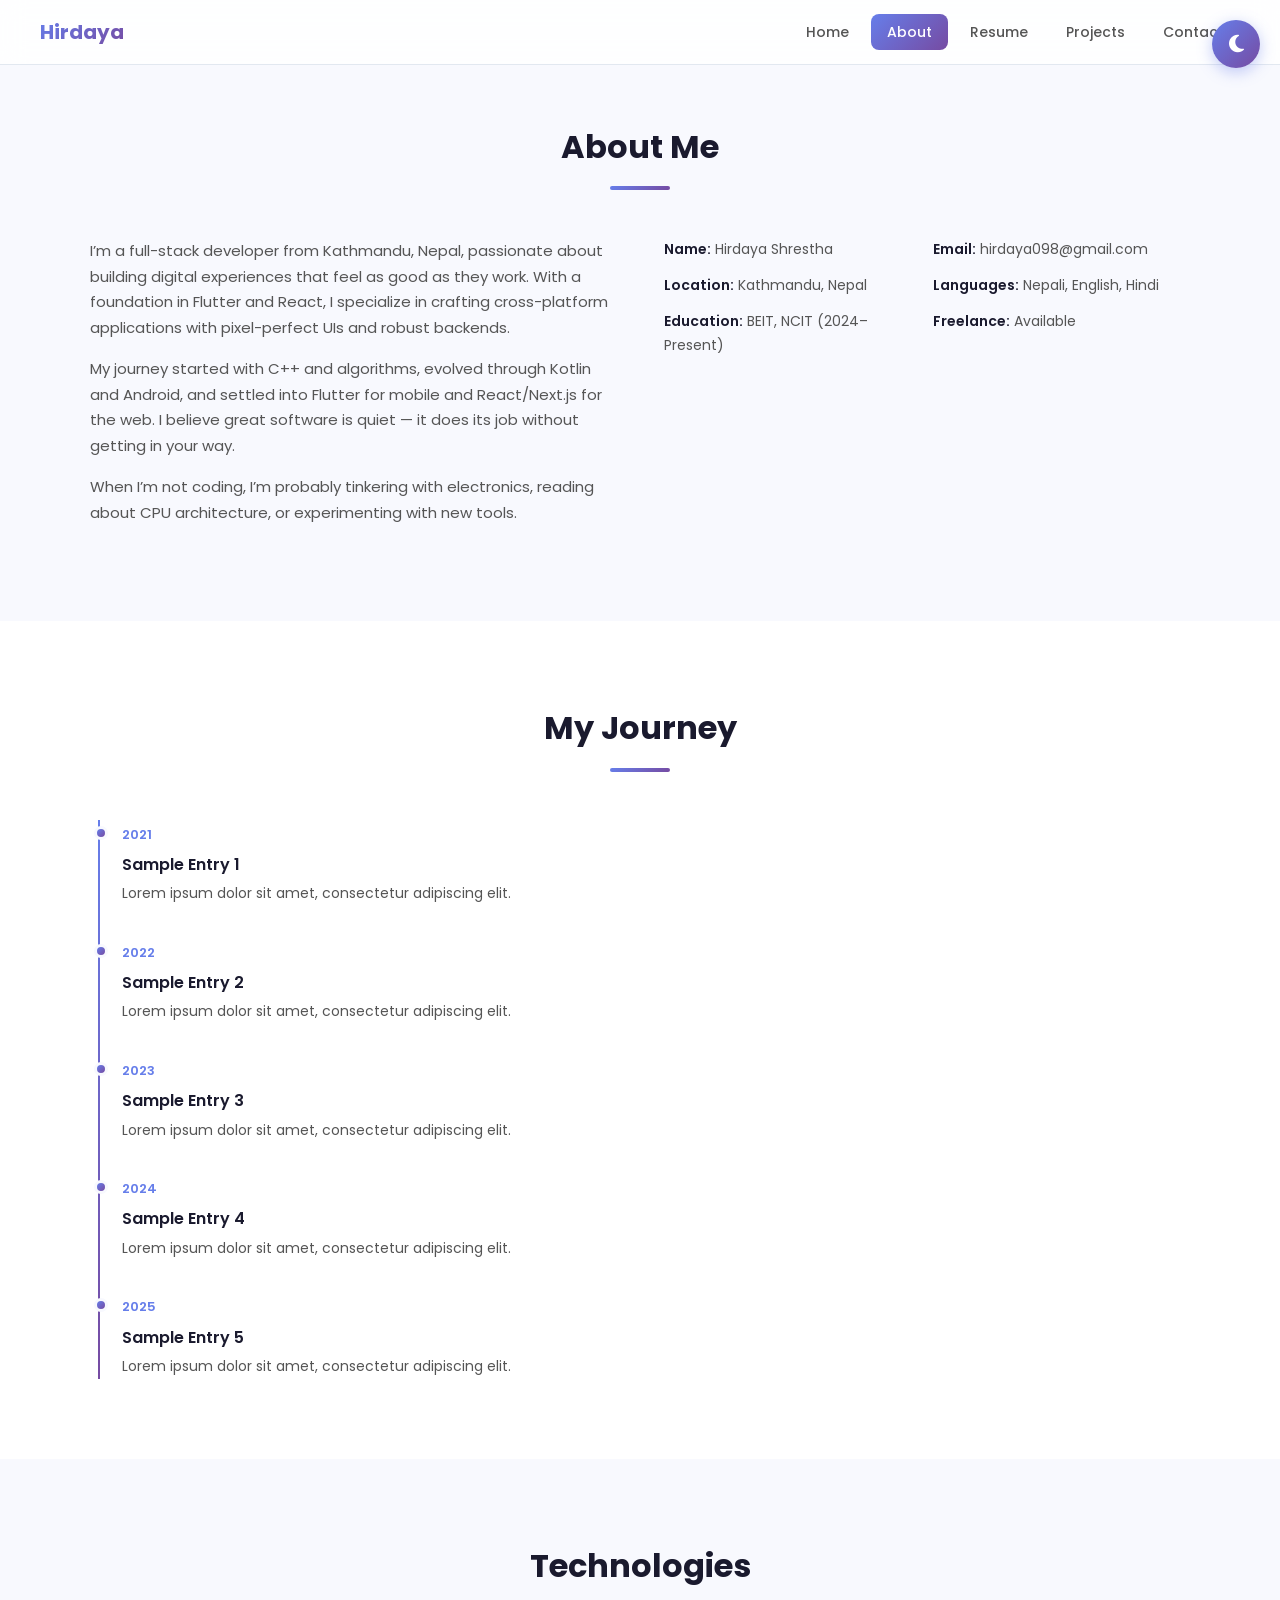
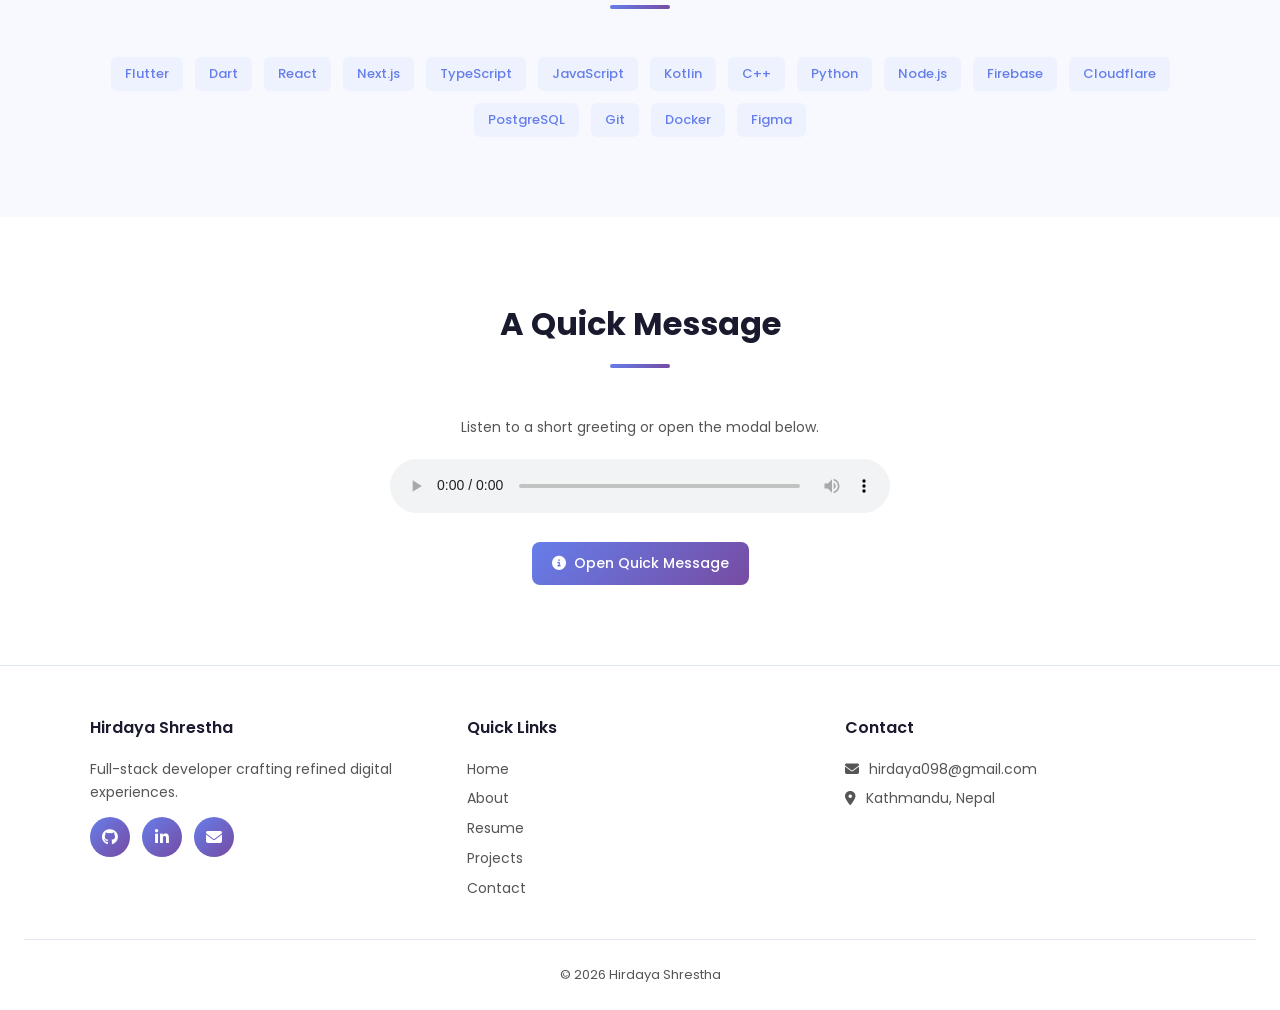
<file: about.html>
<!doctype html>
<html lang="en">
  <head>
    <meta charset="UTF-8" />
    <meta name="viewport" content="width=device-width, initial-scale=1.0" />
    <title>About Me — Hirdaya Shrestha</title>
    <link
      rel="icon"
      type="image/svg+xml"
      href="data:image/svg+xml,<svg xmlns='http://www.w3.org/2000/svg' viewBox='0 0 100 100'><text y='.9em' font-size='90'>🚀</text></svg>"
    />
    <link rel="preconnect" href="https://fonts.googleapis.com" />
    <link rel="preconnect" href="https://fonts.gstatic.com" crossorigin />
    <link
      href="https://fonts.googleapis.com/css2?family=Poppins:wght@300;400;500;600;700;800&display=swap"
      rel="stylesheet"
    />
    <link
      rel="stylesheet"
      href="https://cdnjs.cloudflare.com/ajax/libs/font-awesome/6.5.0/css/all.min.css"
    />
    <link rel="stylesheet" href="css/style.css" />
  </head>
  <body>
    <input type="checkbox" id="theme-toggle" />
    <div class="page-wrap">
      <label for="theme-toggle" class="theme-toggle-label">
        <i class="fas fa-moon"></i>
        <i class="fas fa-sun"></i>
      </label>

      <nav>
        <div class="nav-inner">
          <a href="/lab8/portfolio/" class="nav-logo">Hirdaya</a>
          <ul class="nav-links">
            <li><a href="/lab8/portfolio/">Home</a></li>
            <li>
              <a href="/lab8/portfolio/about.html" class="active">About</a>
            </li>
            <li><a href="/lab8/portfolio/resume.html">Resume</a></li>
            <li><a href="/lab8/portfolio/projects.html">Projects</a></li>
            <li><a href="/lab8/portfolio/contact.html">Contact</a></li>
          </ul>
          <button class="nav-toggle" aria-label="Menu">
            <i class="fas fa-bars"></i>
          </button>
        </div>
      </nav>

      <!-- about hero -->
      <section class="section" style="padding-top: 120px">
        <div class="section-inner">
          <h2 class="section-title">About Me</h2>
          <div class="about-grid">
            <div class="about-text">
              <p>
                I&rsquo;m a full-stack developer from Kathmandu, Nepal,
                passionate about building digital experiences that feel as good
                as they work. With a foundation in Flutter and React, I
                specialize in crafting cross-platform applications with
                pixel-perfect UIs and robust backends.
              </p>
              <p>
                My journey started with C++ and algorithms, evolved through
                Kotlin and Android, and settled into Flutter for mobile and
                React/Next.js for the web. I believe great software is quiet —
                it does its job without getting in your way.
              </p>
              <p>
                When I&rsquo;m not coding, I&rsquo;m probably tinkering with
                electronics, reading about CPU architecture, or experimenting
                with new tools.
              </p>
            </div>
            <div>
              <div class="about-info">
                <div class="item">
                  <span class="label">Name:</span>
                  <span class="value">Hirdaya Shrestha</span>
                </div>
                <div class="item">
                  <span class="label">Email:</span>
                  <span class="value">hirdaya098@gmail.com</span>
                </div>
                <div class="item">
                  <span class="label">Location:</span>
                  <span class="value">Kathmandu, Nepal</span>
                </div>
                <div class="item">
                  <span class="label">Languages:</span>
                  <span class="value">Nepali, English, Hindi</span>
                </div>
                <div class="item">
                  <span class="label">Education:</span>
                  <span class="value">BEIT, NCIT (2024–Present)</span>
                </div>
                <div class="item">
                  <span class="label">Freelance:</span>
                  <span class="value">Available</span>
                </div>
              </div>
            </div>
          </div>
        </div>
      </section>

      <!-- timeline -->
      <section
        class="section"
        style="background: var(--bg2); transition: background 0.4s"
      >
        <div class="section-inner">
          <h2 class="section-title">My Journey</h2>
          <div class="timeline">
            <div class="timeline-item fade-up">
              <span class="year">2021</span>
              <h4>Sample Entry 1</h4>
              <p>Lorem ipsum dolor sit amet, consectetur adipiscing elit.</p>
            </div>
            <div class="timeline-item fade-up">
              <span class="year">2022</span>
              <h4>Sample Entry 2</h4>
              <p>Lorem ipsum dolor sit amet, consectetur adipiscing elit.</p>
            </div>
            <div class="timeline-item fade-up">
              <span class="year">2023</span>
              <h4>Sample Entry 3</h4>
              <p>Lorem ipsum dolor sit amet, consectetur adipiscing elit.</p>
            </div>
            <div class="timeline-item fade-up">
              <span class="year">2024</span>
              <h4>Sample Entry 4</h4>
              <p>Lorem ipsum dolor sit amet, consectetur adipiscing elit.</p>
            </div>
            <div class="timeline-item fade-up">
              <span class="year">2025</span>
              <h4>Sample Entry 5</h4>
              <p>Lorem ipsum dolor sit amet, consectetur adipiscing elit.</p>
            </div>
          </div>
        </div>
      </section>

      <!-- skills tags -->
      <section class="section">
        <div class="section-inner">
          <h2 class="section-title">Technologies</h2>
          <div class="skills-tags" style="justify-content: center; gap: 12px">
            <span>Flutter</span><span>Dart</span><span>React</span
            ><span>Next.js</span><span>TypeScript</span><span>JavaScript</span>
            <span>Kotlin</span><span>C++</span><span>Python</span
            ><span>Node.js</span><span>Firebase</span><span>Cloudflare</span>
            <span>PostgreSQL</span><span>Git</span><span>Docker</span
            ><span>Figma</span>
          </div>
        </div>
      </section>

      <!-- audio + modal -->
      <section
        class="section"
        style="background: var(--bg2); transition: background 0.4s"
      >
        <div class="section-inner">
          <h2 class="section-title">A Quick Message</h2>
          <div style="text-align: center; max-width: 500px; margin: 0 auto">
            <p
              style="color: var(--text2); margin-bottom: 20px; font-size: 14px"
            >
              Listen to a short greeting or open the modal below.
            </p>

            <audio controls style="width: 100%; margin-bottom: 20px">
              <source
                src="https://github.com/rafaelreis-hotmart/Audio-Sample-files/raw/master/sample.mp3"
                type="audio/mpeg"
              />
              Your browser doesn't support audio.
            </audio>

            <input type="checkbox" id="modal1" class="modal-toggle" />
            <label for="modal1" class="modal-trigger"
              ><i class="fas fa-info-circle"></i> Open Quick Message</label
            >
            <div class="modal">
              <div class="modal-content">
                <label for="modal1" class="modal-close"
                  ><i class="fas fa-times"></i
                ></label>
                <h3>Hello There!</h3>
                <p>
                  Thanks for visiting my portfolio. I built this site with HTML,
                  CSS, and JavaScript as a lab project — no frameworks, just the
                  fundamentals. If you&rsquo;d like to work together, drop me a
                  message on the contact page!
                </p>
                <p style="font-weight: 600; margin-bottom: 0">
                  — Hirdaya Shrestha
                </p>
              </div>
            </div>
          </div>
        </div>
      </section>

      <footer>
        <div class="footer-inner">
          <div class="footer-col">
            <h4>Hirdaya Shrestha</h4>
            <p>Full-stack developer crafting refined digital experiences.</p>
            <div class="footer-social">
              <a
                href="https://github.com/Hirdaya-Shrestha/"
                target="_blank"
                aria-label="GitHub"
                ><i class="fab fa-github"></i
              ></a>
              <a
                href="https://linkedin.com/in/hridayashrestha"
                target="_blank"
                aria-label="LinkedIn"
                ><i class="fab fa-linkedin-in"></i
              ></a>
              <a href="mailto:hirdaya098@gmail.com" aria-label="Email"
                ><i class="fas fa-envelope"></i
              ></a>
            </div>
          </div>
          <div class="footer-col">
            <h4>Quick Links</h4>
            <a href="/lab8/portfolio/">Home</a>
            <a href="/lab8/portfolio/about.html">About</a>
            <a href="/lab8/portfolio/resume.html">Resume</a>
            <a href="/lab8/portfolio/projects.html">Projects</a>
            <a href="/lab8/portfolio/contact.html">Contact</a>
          </div>
          <div class="footer-col">
            <h4>Contact</h4>
            <p>
              <i class="fas fa-envelope" style="margin-right: 6px"></i>
              hirdaya098@gmail.com
            </p>
            <p>
              <i class="fas fa-map-marker-alt" style="margin-right: 6px"></i>
              Kathmandu, Nepal
            </p>
          </div>
        </div>
        <div class="footer-bottom">
          <p>&copy; 2026 Hirdaya Shrestha</p>
        </div>
      </footer>
    </div>

    <script src="js/script.js"></script>
  </body>
</html>
</file>
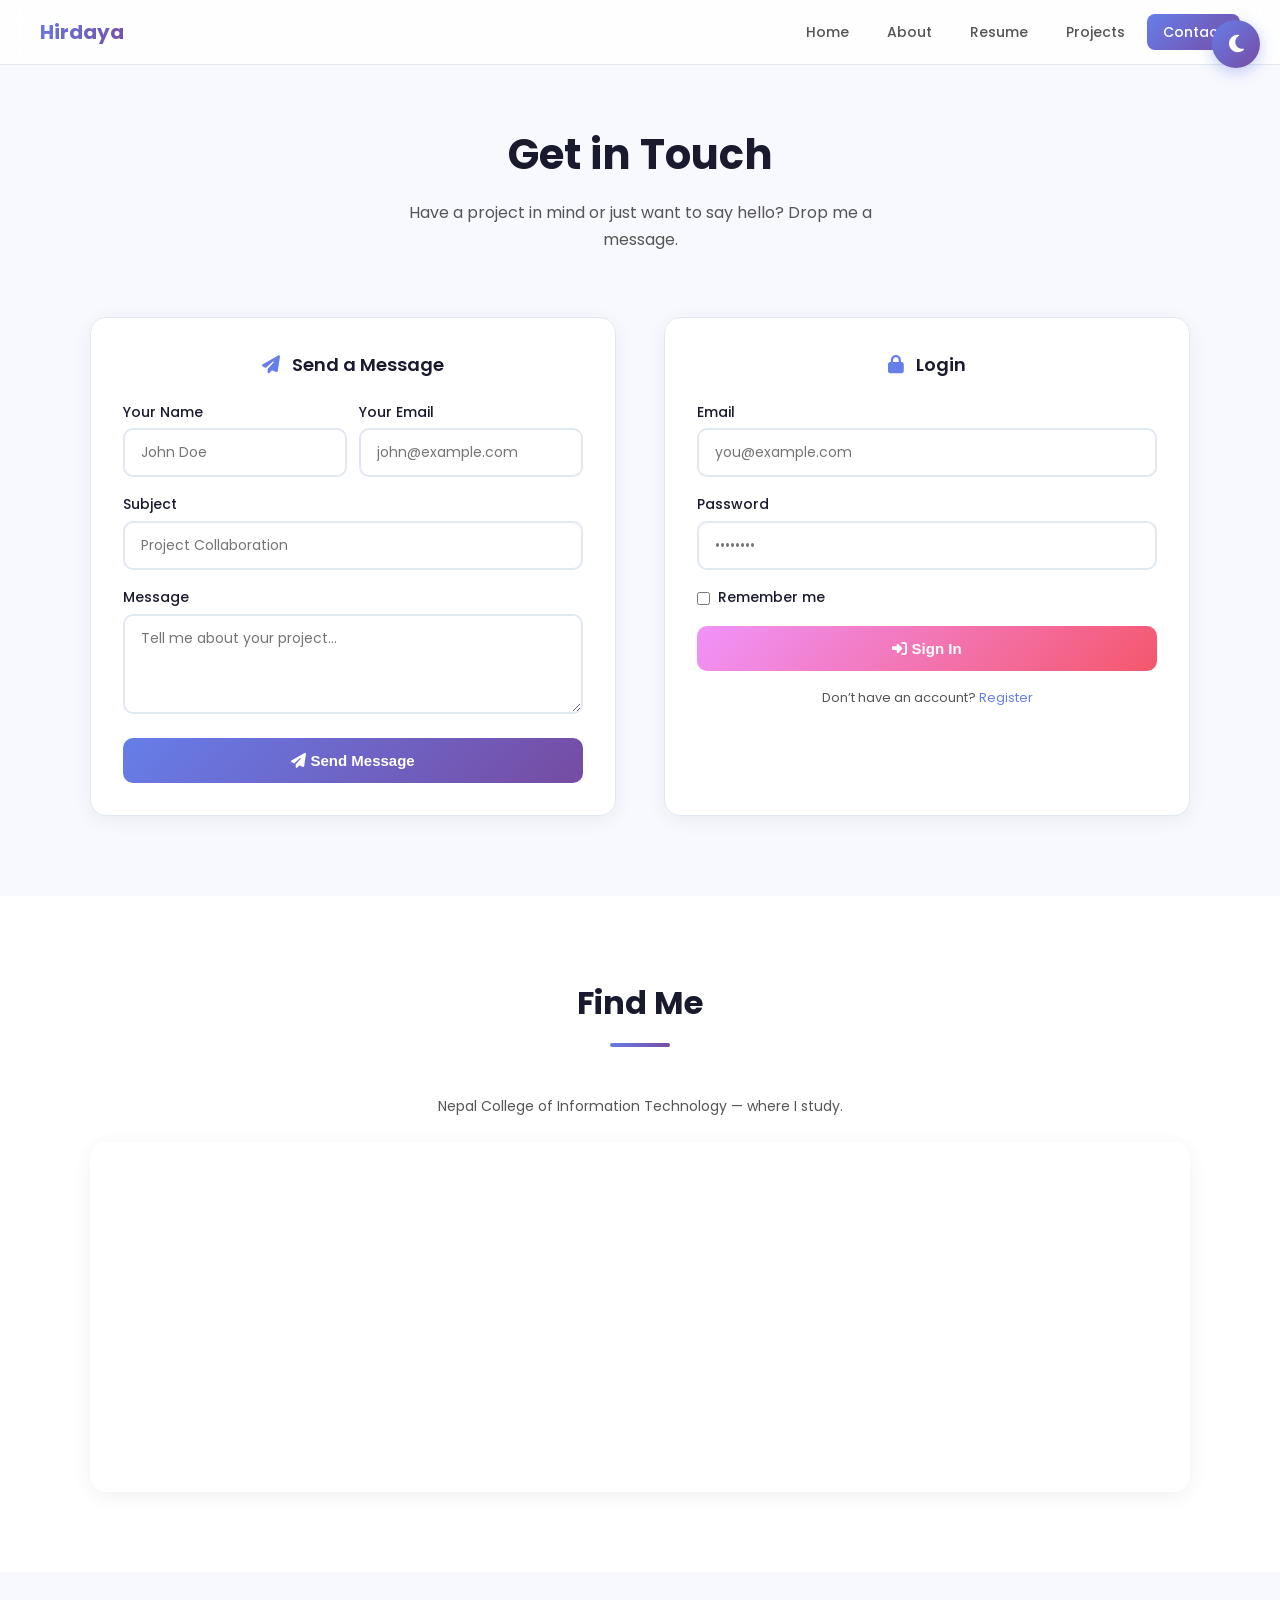
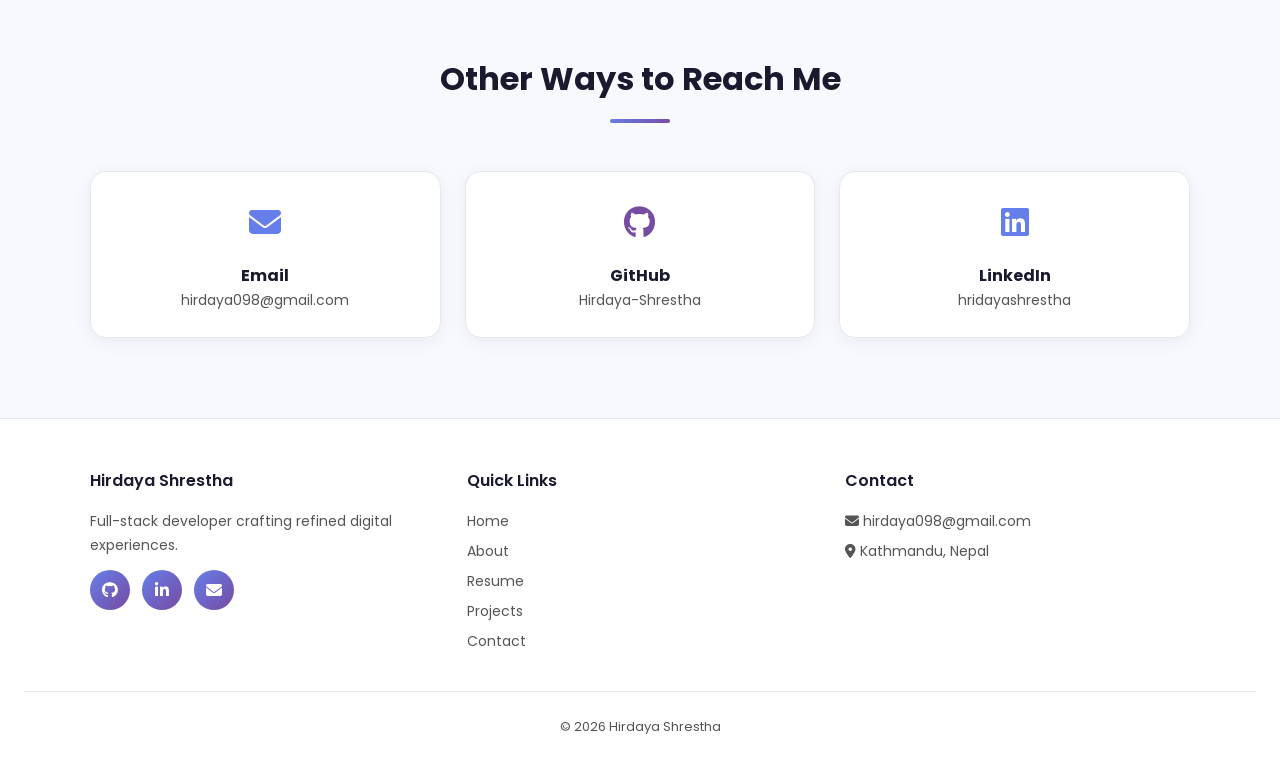
<file: contact.html>
<!doctype html>
<html lang="en">
  <head>
    <meta charset="UTF-8" />
    <meta name="viewport" content="width=device-width, initial-scale=1.0" />
    <title>Contact — Hirdaya Shrestha</title>
    <link
      rel="icon"
      type="image/svg+xml"
      href="data:image/svg+xml,<svg xmlns='http://www.w3.org/2000/svg' viewBox='0 0 100 100'><text y='.9em' font-size='90'>✉️</text></svg>"
    />
    <link rel="preconnect" href="https://fonts.googleapis.com" />
    <link rel="preconnect" href="https://fonts.gstatic.com" crossorigin />
    <link
      href="https://fonts.googleapis.com/css2?family=Poppins:wght@300;400;500;600;700;800&display=swap"
      rel="stylesheet"
    />
    <link
      rel="stylesheet"
      href="https://cdnjs.cloudflare.com/ajax/libs/font-awesome/6.5.0/css/all.min.css"
    />
    <link rel="stylesheet" href="css/style.css" />
  </head>
  <body>
    <input type="checkbox" id="theme-toggle" />
    <div class="page-wrap">
      <label for="theme-toggle" class="theme-toggle-label">
        <i class="fas fa-moon"></i>
        <i class="fas fa-sun"></i>
      </label>

      <nav>
        <div class="nav-inner">
          <a href="/lab8/portfolio/" class="nav-logo">Hirdaya</a>
          <ul class="nav-links">
            <li><a href="/lab8/portfolio/">Home</a></li>
            <li><a href="/lab8/portfolio/about.html">About</a></li>
            <li><a href="/lab8/portfolio/resume.html">Resume</a></li>
            <li><a href="/lab8/portfolio/projects.html">Projects</a></li>
            <li>
              <a href="/lab8/portfolio/contact.html" class="active">Contact</a>
            </li>
          </ul>
          <button class="nav-toggle" aria-label="Menu">
            <i class="fas fa-bars"></i>
          </button>
        </div>
      </nav>

      <div class="resume-header">
        <h1>Get in Touch</h1>
        <p>
          Have a project in mind or just want to say hello? Drop me a message.
        </p>
      </div>

      <!-- contact + login forms -->
      <section class="section" style="padding-top: 0">
        <div class="section-inner">
          <div class="form-grid">
            <div class="form-card fade-up">
              <h3>
                <i
                  class="fas fa-paper-plane"
                  style="margin-right: 8px; color: var(--accent1)"
                ></i>
                Send a Message
              </h3>
              <form
                onsubmit="
                  alert('Message sent! (Demo)');
                  return false;
                "
              >
                <div class="form-row">
                  <div class="form-group">
                    <label for="name">Your Name</label>
                    <input
                      type="text"
                      id="name"
                      placeholder="John Doe"
                      required
                    />
                  </div>
                  <div class="form-group">
                    <label for="email">Your Email</label>
                    <input
                      type="email"
                      id="email"
                      placeholder="john@example.com"
                      required
                    />
                  </div>
                </div>
                <div class="form-group">
                  <label for="subject">Subject</label>
                  <input
                    type="text"
                    id="subject"
                    placeholder="Project Collaboration"
                    required
                  />
                </div>
                <div class="form-group">
                  <label for="message">Message</label>
                  <textarea
                    id="message"
                    placeholder="Tell me about your project..."
                    required
                  ></textarea>
                </div>
                <button type="submit" class="btn-submit">
                  <i class="fas fa-paper-plane"></i> Send Message
                </button>
              </form>
            </div>

            <div class="form-card fade-up">
              <h3>
                <i
                  class="fas fa-lock"
                  style="margin-right: 8px; color: var(--accent1)"
                ></i>
                Login
              </h3>
              <form
                onsubmit="
                  alert('Logged in! (Demo)');
                  return false;
                "
              >
                <div class="form-group">
                  <label for="login-email">Email</label>
                  <input
                    type="email"
                    id="login-email"
                    placeholder="you@example.com"
                    required
                  />
                </div>
                <div class="form-group">
                  <label for="login-pass">Password</label>
                  <input
                    type="password"
                    id="login-pass"
                    placeholder="••••••••"
                    required
                  />
                </div>
                <div
                  class="form-group"
                  style="display: flex; align-items: center; gap: 8px"
                >
                  <input type="checkbox" id="remember" style="width: auto" />
                  <label
                    for="remember"
                    style="margin: 0; font-size: 14px; cursor: pointer"
                    >Remember me</label
                  >
                </div>
                <button
                  type="submit"
                  class="btn-submit"
                  style="background: var(--grad2)"
                >
                  <i class="fas fa-sign-in-alt"></i> Sign In
                </button>
              </form>
              <p
                style="
                  text-align: center;
                  margin-top: 16px;
                  font-size: 13px;
                  color: var(--text2);
                "
              >
                Don&rsquo;t have an account?
                <a href="#" style="color: var(--accent1); text-decoration: none"
                  >Register</a
                >
              </p>
            </div>
          </div>
        </div>
      </section>

      <!-- map -->
      <section
        class="section"
        style="background: var(--bg2); transition: background 0.4s"
      >
        <div class="section-inner">
          <h2 class="section-title">Find Me</h2>
          <p
            style="
              text-align: center;
              color: var(--text2);
              margin-bottom: 8px;
              font-size: 14px;
            "
          >
            Nepal College of Information Technology — where I study.
          </p>
          <div class="map-wrap">
            <iframe
              src="https://www.google.com/maps/embed?pb=!1m18!1m12!1m3!1d35706.11970202678!2d85.31195850072358!3d27.671879711114432!2m3!1f0!2f0!3f0!3m2!1i1024!2i768!4f13.1!3m3!1m2!1s0x39eb19e8af4a5fe3%3A0x963d00cdf478c6b6!2sNepal%20College%20of%20Information%20Technology!5e0!3m2!1sen!2snp!4v1719372127955!5m2!1sen!2snp"
              allowfullscreen=""
              loading="lazy"
              referrerpolicy="no-referrer-when-downgrade"
              title="NCIT Map"
            ></iframe>
          </div>
        </div>
      </section>

      <!-- contact info cards -->
      <section class="section">
        <div class="section-inner">
          <h2 class="section-title">Other Ways to Reach Me</h2>
          <div
            style="
              display: grid;
              grid-template-columns: repeat(auto-fit, minmax(200px, 1fr));
              gap: 24px;
              text-align: center;
            "
          >
            <div class="form-card fade-up" style="padding: 24px">
              <div
                style="
                  font-size: 32px;
                  margin-bottom: 12px;
                  color: var(--accent1);
                  animation: bounce 2s ease infinite;
                "
              >
                <i class="fas fa-envelope"></i>
              </div>
              <h4>Email</h4>
              <p style="font-size: 14px; color: var(--text2)">
                hirdaya098@gmail.com
              </p>
            </div>
            <div class="form-card fade-up" style="padding: 24px">
              <div
                style="
                  font-size: 32px;
                  margin-bottom: 12px;
                  color: var(--accent2);
                  animation: bounce 2s ease infinite;
                  animation-delay: 0.3s;
                "
              >
                <i class="fab fa-github"></i>
              </div>
              <h4>GitHub</h4>
              <p style="font-size: 14px; color: var(--text2)">
                Hirdaya-Shrestha
              </p>
            </div>
            <div class="form-card fade-up" style="padding: 24px">
              <div
                style="
                  font-size: 32px;
                  margin-bottom: 12px;
                  color: var(--accent1);
                  animation: bounce 2s ease infinite;
                  animation-delay: 0.6s;
                "
              >
                <i class="fab fa-linkedin"></i>
              </div>
              <h4>LinkedIn</h4>
              <p style="font-size: 14px; color: var(--text2)">
                hridayashrestha
              </p>
            </div>
          </div>
        </div>
      </section>

      <footer>
        <div class="footer-inner">
          <div class="footer-col">
            <h4>Hirdaya Shrestha</h4>
            <p>Full-stack developer crafting refined digital experiences.</p>
            <div class="footer-social">
              <a
                href="https://github.com/Hirdaya-Shrestha/"
                target="_blank"
                aria-label="GitHub"
                ><i class="fab fa-github"></i
              ></a>
              <a
                href="https://linkedin.com/in/hridayashrestha"
                target="_blank"
                aria-label="LinkedIn"
                ><i class="fab fa-linkedin-in"></i
              ></a>
              <a href="mailto:hirdaya098@gmail.com" aria-label="Email"
                ><i class="fas fa-envelope"></i
              ></a>
            </div>
          </div>
          <div class="footer-col">
            <h4>Quick Links</h4>
            <a href="/lab8/portfolio/">Home</a>
            <a href="/lab8/portfolio/about.html">About</a>
            <a href="/lab8/portfolio/resume.html">Resume</a>
            <a href="/lab8/portfolio/projects.html">Projects</a>
            <a href="/lab8/portfolio/contact.html">Contact</a>
          </div>
          <div class="footer-col">
            <h4>Contact</h4>
            <p><i class="fas fa-envelope"></i> hirdaya098@gmail.com</p>
            <p><i class="fas fa-map-marker-alt"></i> Kathmandu, Nepal</p>
          </div>
        </div>
        <div class="footer-bottom"><p>&copy; 2026 Hirdaya Shrestha</p></div>
      </footer>
    </div>

    <script src="js/script.js"></script>
  </body>
</html>
</file>
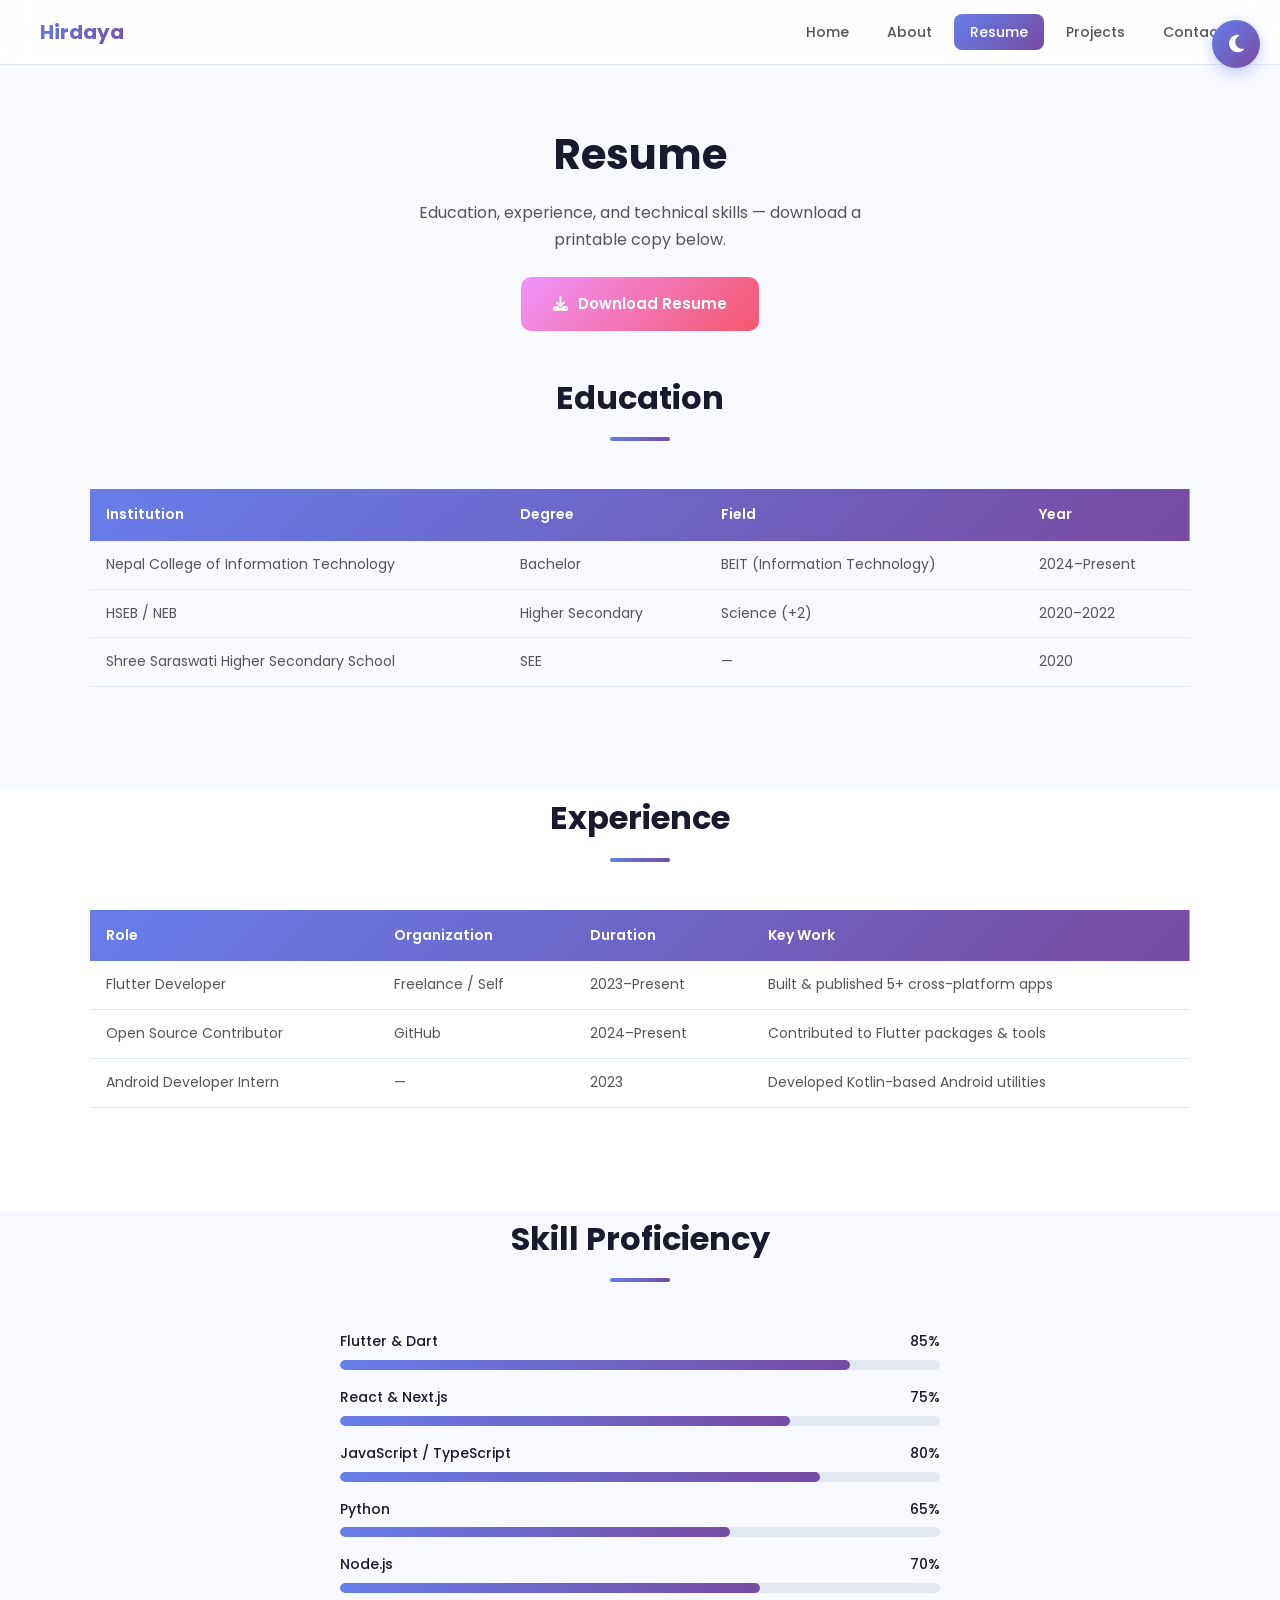
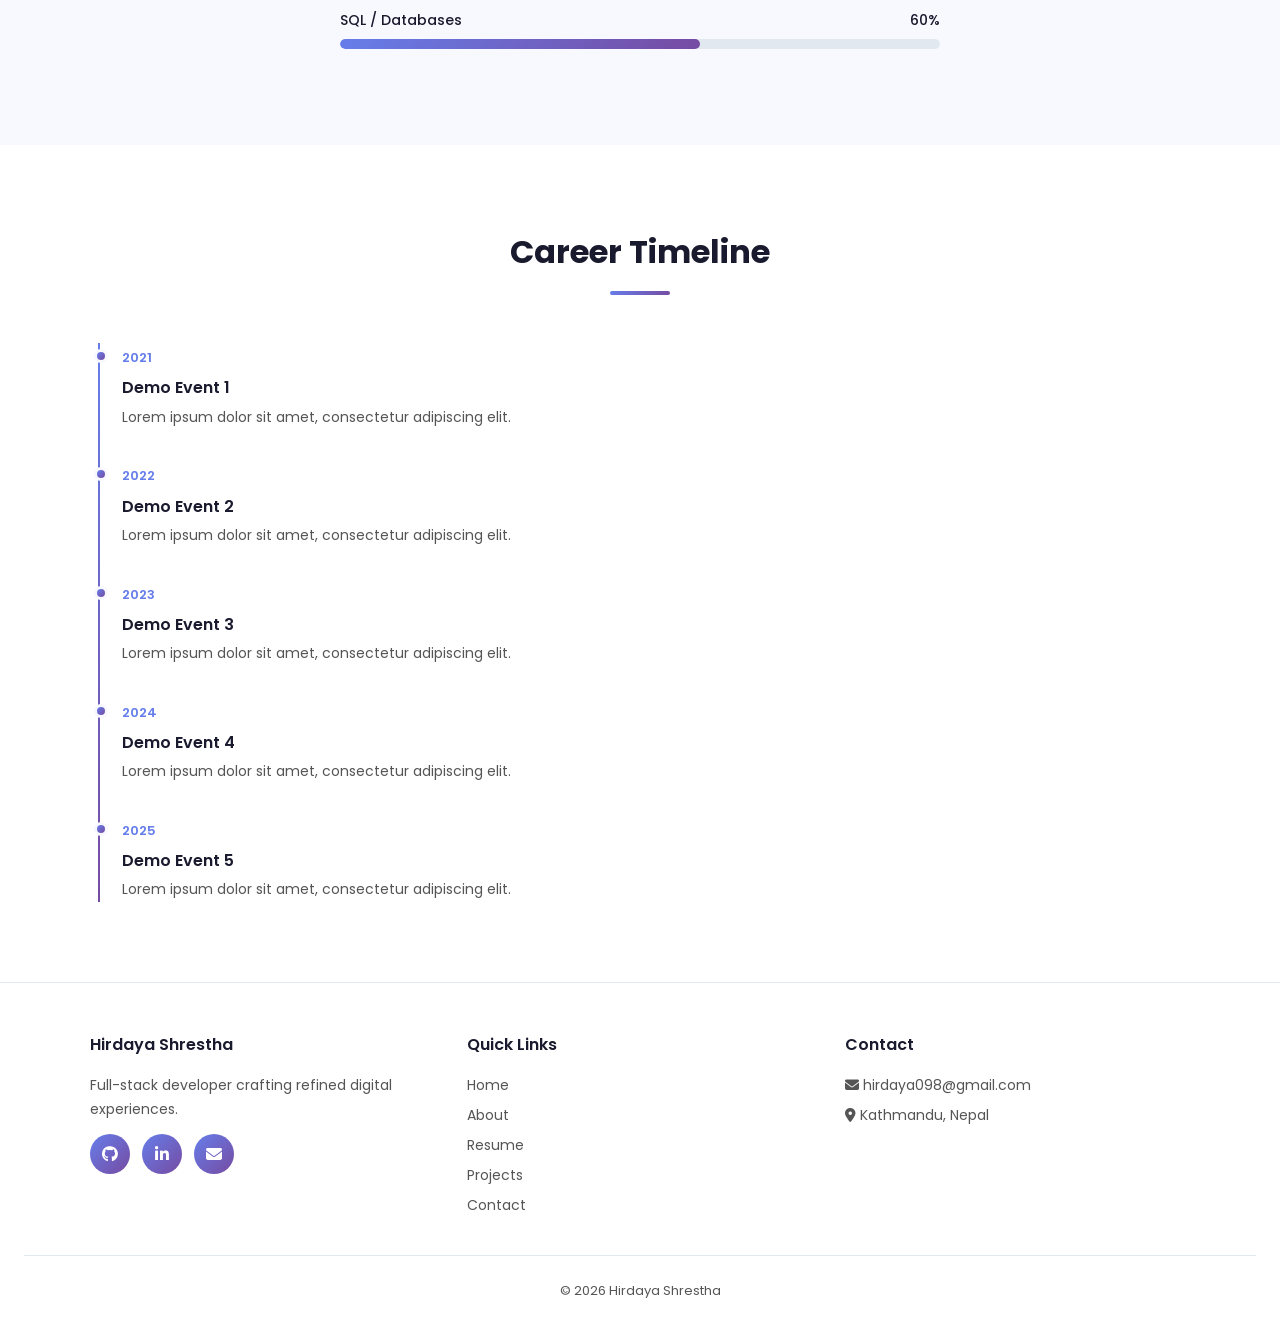
<file: resume.html>
<!doctype html>
<html lang="en">
  <head>
    <meta charset="UTF-8" />
    <meta name="viewport" content="width=device-width, initial-scale=1.0" />
    <title>Resume — Hirdaya Shrestha</title>
    <link
      rel="icon"
      type="image/svg+xml"
      href="data:image/svg+xml,<svg xmlns='http://www.w3.org/2000/svg' viewBox='0 0 100 100'><text y='.9em' font-size='90'>📄</text></svg>"
    />
    <link rel="preconnect" href="https://fonts.googleapis.com" />
    <link rel="preconnect" href="https://fonts.gstatic.com" crossorigin />
    <link
      href="https://fonts.googleapis.com/css2?family=Poppins:wght@300;400;500;600;700;800&display=swap"
      rel="stylesheet"
    />
    <link
      rel="stylesheet"
      href="https://cdnjs.cloudflare.com/ajax/libs/font-awesome/6.5.0/css/all.min.css"
    />
    <link rel="stylesheet" href="css/style.css" />
  </head>
  <body>
    <input type="checkbox" id="theme-toggle" />
    <div class="page-wrap">
      <label for="theme-toggle" class="theme-toggle-label">
        <i class="fas fa-moon"></i>
        <i class="fas fa-sun"></i>
      </label>

      <nav>
        <div class="nav-inner">
          <a href="/lab8/portfolio/" class="nav-logo">Hirdaya</a>
          <ul class="nav-links">
            <li><a href="/lab8/portfolio/">Home</a></li>
            <li><a href="/lab8/portfolio/about.html">About</a></li>
            <li>
              <a href="/lab8/portfolio/resume.html" class="active">Resume</a>
            </li>
            <li><a href="/lab8/portfolio/projects.html">Projects</a></li>
            <li><a href="/lab8/portfolio/contact.html">Contact</a></li>
          </ul>
          <button class="nav-toggle" aria-label="Menu">
            <i class="fas fa-bars"></i>
          </button>
        </div>
      </nav>

      <div class="resume-header">
        <h1>Resume</h1>
        <p>
          Education, experience, and technical skills — download a printable
          copy below.
        </p>
        <a
          href="#"
          class="download-btn"
          onclick="
            var b = document.createElement('a');
            b.href = 'data:text/plain;charset=utf-8,resume%20hehe';
            b.download = 'demo.txt';
            b.click();
            return false;
          "
          ><i class="fas fa-download"></i> Download Resume</a
        >
      </div>

      <!-- education table -->
      <section class="section" style="padding-top: 0">
        <div class="section-inner">
          <h2 class="section-title">Education</h2>
          <div class="table-wrap">
            <table>
              <thead>
                <tr>
                  <th>Institution</th>
                  <th>Degree</th>
                  <th>Field</th>
                  <th>Year</th>
                </tr>
              </thead>
              <tbody>
                <tr>
                  <td>Nepal College of Information Technology</td>
                  <td>Bachelor</td>
                  <td>BEIT (Information Technology)</td>
                  <td>2024–Present</td>
                </tr>
                <tr>
                  <td>HSEB / NEB</td>
                  <td>Higher Secondary</td>
                  <td>Science (+2)</td>
                  <td>2020–2022</td>
                </tr>
                <tr>
                  <td>Shree Saraswati Higher Secondary School</td>
                  <td>SEE</td>
                  <td>—</td>
                  <td>2020</td>
                </tr>
              </tbody>
            </table>
          </div>
        </div>
      </section>

      <section
        class="section"
        style="
          padding-top: 0;
          background: var(--bg2);
          transition: background 0.4s;
        "
      >
        <div class="section-inner">
          <h2 class="section-title">Experience</h2>
          <div class="table-wrap">
            <table>
              <thead>
                <tr>
                  <th>Role</th>
                  <th>Organization</th>
                  <th>Duration</th>
                  <th>Key Work</th>
                </tr>
              </thead>
              <tbody>
                <tr>
                  <td>Flutter Developer</td>
                  <td>Freelance / Self</td>
                  <td>2023–Present</td>
                  <td>Built &amp; published 5+ cross-platform apps</td>
                </tr>
                <tr>
                  <td>Open Source Contributor</td>
                  <td>GitHub</td>
                  <td>2024–Present</td>
                  <td>Contributed to Flutter packages &amp; tools</td>
                </tr>
                <tr>
                  <td>Android Developer Intern</td>
                  <td>—</td>
                  <td>2023</td>
                  <td>Developed Kotlin-based Android utilities</td>
                </tr>
              </tbody>
            </table>
          </div>
        </div>
      </section>

      <!-- skill meters -->
      <section class="section" style="padding-top: 0">
        <div class="section-inner">
          <h2 class="section-title">Skill Proficiency</h2>
          <div style="max-width: 600px; margin: 0 auto">
            <div class="skill-item">
              <div class="head">
                <span>Flutter &amp; Dart</span><span>85%</span>
              </div>
              <div class="progress-bar">
                <div class="progress-fill flutter"></div>
              </div>
            </div>
            <div class="skill-item">
              <div class="head">
                <span>React &amp; Next.js</span><span>75%</span>
              </div>
              <div class="progress-bar">
                <div class="progress-fill react"></div>
              </div>
            </div>
            <div class="skill-item">
              <div class="head">
                <span>JavaScript / TypeScript</span><span>80%</span>
              </div>
              <div class="progress-bar">
                <div class="progress-fill js"></div>
              </div>
            </div>
            <div class="skill-item">
              <div class="head"><span>Python</span><span>65%</span></div>
              <div class="progress-bar">
                <div class="progress-fill python"></div>
              </div>
            </div>
            <div class="skill-item">
              <div class="head"><span>Node.js</span><span>70%</span></div>
              <div class="progress-bar">
                <div class="progress-fill node"></div>
              </div>
            </div>
            <div class="skill-item">
              <div class="head">
                <span>SQL / Databases</span><span>60%</span>
              </div>
              <div class="progress-bar">
                <div class="progress-fill sql"></div>
              </div>
            </div>
          </div>
        </div>
      </section>

      <!-- timeline -->
      <section
        class="section"
        style="background: var(--bg2); transition: background 0.4s"
      >
        <div class="section-inner">
          <h2 class="section-title">Career Timeline</h2>
          <div class="timeline">
            <div class="timeline-item fade-up">
              <span class="year">2021</span>
              <h4>Demo Event 1</h4>
              <p>Lorem ipsum dolor sit amet, consectetur adipiscing elit.</p>
            </div>
            <div class="timeline-item fade-up">
              <span class="year">2022</span>
              <h4>Demo Event 2</h4>
              <p>Lorem ipsum dolor sit amet, consectetur adipiscing elit.</p>
            </div>
            <div class="timeline-item fade-up">
              <span class="year">2023</span>
              <h4>Demo Event 3</h4>
              <p>Lorem ipsum dolor sit amet, consectetur adipiscing elit.</p>
            </div>
            <div class="timeline-item fade-up">
              <span class="year">2024</span>
              <h4>Demo Event 4</h4>
              <p>Lorem ipsum dolor sit amet, consectetur adipiscing elit.</p>
            </div>
            <div class="timeline-item fade-up">
              <span class="year">2025</span>
              <h4>Demo Event 5</h4>
              <p>Lorem ipsum dolor sit amet, consectetur adipiscing elit.</p>
            </div>
          </div>
        </div>
      </section>

      <footer>
        <div class="footer-inner">
          <div class="footer-col">
            <h4>Hirdaya Shrestha</h4>
            <p>Full-stack developer crafting refined digital experiences.</p>
            <div class="footer-social">
              <a
                href="https://github.com/Hirdaya-Shrestha/"
                target="_blank"
                aria-label="GitHub"
                ><i class="fab fa-github"></i
              ></a>
              <a
                href="https://linkedin.com/in/hridayashrestha"
                target="_blank"
                aria-label="LinkedIn"
                ><i class="fab fa-linkedin-in"></i
              ></a>
              <a href="mailto:hirdaya098@gmail.com" aria-label="Email"
                ><i class="fas fa-envelope"></i
              ></a>
            </div>
          </div>
          <div class="footer-col">
            <h4>Quick Links</h4>
            <a href="/lab8/portfolio/">Home</a>
            <a href="/lab8/portfolio/about.html">About</a>
            <a href="/lab8/portfolio/resume.html">Resume</a>
            <a href="/lab8/portfolio/projects.html">Projects</a>
            <a href="/lab8/portfolio/contact.html">Contact</a>
          </div>
          <div class="footer-col">
            <h4>Contact</h4>
            <p><i class="fas fa-envelope"></i> hirdaya098@gmail.com</p>
            <p><i class="fas fa-map-marker-alt"></i> Kathmandu, Nepal</p>
          </div>
        </div>
        <div class="footer-bottom"><p>&copy; 2026 Hirdaya Shrestha</p></div>
      </footer>
    </div>

    <script src="js/script.js"></script>
  </body>
</html>
</file>
<file: css/style.css>
* {
  box-sizing: border-box;
  margin: 0;
  padding: 0;
}
::before,
::after {
  box-sizing: border-box;
  margin: 0;
  padding: 0;
}
html {
  scroll-behavior: smooth;
}
body {
  font-family: "Poppins", sans-serif;
  line-height: 1.7;
  transition:
    background 0.4s,
    color 0.4s;
  min-height: 100vh;
}

:root {
  --bg: #f8f9fe;
  --bg2: #ffffff;
  --text: #1a1a2e;
  --text2: #555;
  --card: #fff;
  --card-shadow: 0 4px 20px rgba(0, 0, 0, 0.06);
  --nav-bg: rgba(255, 255, 255, 0.85);
  --border: #e2e8f0;
  --accent1: #667eea;
  --accent2: #764ba2;
  --grad: linear-gradient(135deg, #667eea, #764ba2);
  --grad2: linear-gradient(135deg, #f093fb, #f5576c);
  --tag-bg: #eef2ff;
  --tag-text: #667eea;
  --input-bg: #fff;
  --modal-overlay: rgba(0, 0, 0, 0.5);
}

#theme-toggle:checked ~ .page-wrap {
  --bg: #0f0f1a;
  --bg2: #1a1a2e;
  --text: #e8e8f0;
  --text2: #999;
  --card: #1e1e30;
  --card-shadow: 0 4px 20px rgba(0, 0, 0, 0.3);
  --nav-bg: rgba(15, 15, 26, 0.9);
  --border: #2d2d44;
  --accent1: #818cf8;
  --accent2: #a78bfa;
  --grad: linear-gradient(135deg, #818cf8, #a78bfa);
  --grad2: linear-gradient(135deg, #f472b6, #818cf8);
  --tag-bg: #1e1e3a;
  --tag-text: #818cf8;
  --input-bg: #1a1a2e;
  --modal-overlay: rgba(0, 0, 0, 0.7);
}

.theme-toggle-label {
  position: fixed;
  top: 20px;
  right: 20px;
  z-index: 1000;
  width: 48px;
  height: 48px;
  border-radius: 50%;
  display: flex;
  align-items: center;
  justify-content: center;
  cursor: pointer;
  background: var(--grad);
  color: #fff;
  font-size: 20px;
  box-shadow: 0 4px 15px rgba(102, 126, 234, 0.4);
  transition: transform 0.3s;
  border: none;
}
.theme-toggle-label:hover {
  transform: scale(1.1);
}
.theme-toggle-label .fa-sun {
  display: none;
}
#theme-toggle:checked ~ .page-wrap .theme-toggle-label .fa-moon {
  display: none;
}
#theme-toggle:checked ~ .page-wrap .theme-toggle-label .fa-sun {
  display: inline;
}
#theme-toggle {
  display: none;
}
.page-wrap {
  background: var(--bg);
  color: var(--text);
  transition:
    background 0.4s,
    color 0.4s;
  min-height: 100vh;
}

nav {
  position: fixed;
  top: 0;
  left: 0;
  right: 0;
  background: var(--nav-bg);
  backdrop-filter: blur(12px);
  border-bottom: 1px solid var(--border);
  z-index: 999;
  padding: 0 24px;
  transition: background 0.4s;
}
.nav-inner {
  max-width: 1200px;
  margin: 0 auto;
  display: flex;
  align-items: center;
  justify-content: space-between;
  height: 64px;
}
.nav-logo {
  font-weight: 700;
  font-size: 20px;
  background: var(--grad);
  -webkit-background-clip: text;
  -webkit-text-fill-color: transparent;
  background-clip: text;
  text-decoration: none;
}
.nav-links {
  display: flex;
  gap: 6px;
  list-style: none;
}
.nav-links a {
  text-decoration: none;
  padding: 8px 16px;
  border-radius: 8px;
  font-size: 14px;
  font-weight: 500;
  color: var(--text2);
  transition: all 0.3s;
}
.nav-links a:hover,
.nav-links a.active {
  background: var(--grad);
  color: #fff;
}
.nav-toggle {
  display: none;
  background: none;
  border: none;
  font-size: 24px;
  color: var(--text);
  cursor: pointer;
}

@media (max-width: 768px) {
  .nav-links {
    position: fixed;
    top: 64px;
    left: 0;
    right: 0;
    background: var(--nav-bg);
    backdrop-filter: blur(12px);
    flex-direction: column;
    padding: 16px;
    gap: 4px;
    transform: translateY(-120%);
    opacity: 0;
    transition: all 0.4s;
    border-bottom: 1px solid var(--border);
  }
  .nav-links.open {
    transform: translateY(0);
    opacity: 1;
  }
  .nav-toggle {
    display: block;
  }
}

.hero {
  min-height: 100vh;
  display: flex;
  align-items: center;
  justify-content: center;
  text-align: center;
  padding: 100px 24px 60px;
  background: var(--bg);
  position: relative;
  overflow: hidden;
}
.hero::before {
  content: "";
  position: absolute;
  top: -50%;
  left: -50%;
  width: 200%;
  height: 200%;
  background:
    radial-gradient(
      circle at 30% 40%,
      rgba(102, 126, 234, 0.08) 0%,
      transparent 50%
    ),
    radial-gradient(
      circle at 70% 60%,
      rgba(118, 75, 162, 0.08) 0%,
      transparent 50%
    );
  animation: heroFloat 20s ease-in-out infinite;
}
@keyframes heroFloat {
  0%,
  100% {
    transform: translate(0, 0);
  }
  50% {
    transform: translate(-2%, -2%);
  }
}
.hero-content {
  position: relative;
  z-index: 1;
  max-width: 700px;
}
.hero-img {
  width: 140px;
  height: 140px;
  border-radius: 50%;
  object-fit: cover;
  margin-bottom: 24px;
  border: 4px solid var(--border);
  transition: border-color 0.4s;
  animation: fadeUp 1s ease;
}
.hero h1 {
  font-size: clamp(2rem, 5vw, 3.2rem);
  font-weight: 700;
  margin-bottom: 8px;
  background: var(--grad);
  -webkit-background-clip: text;
  -webkit-text-fill-color: transparent;
  background-clip: text;
  animation: fadeUp 1s ease 0.2s both;
}
.hero .subtitle {
  font-size: clamp(1rem, 2vw, 1.2rem);
  color: var(--text2);
  margin-bottom: 24px;
  animation: fadeUp 1s ease 0.4s both;
}
.hero-btns {
  display: flex;
  gap: 12px;
  justify-content: center;
  flex-wrap: wrap;
  animation: fadeUp 1s ease 0.6s both;
}
.btn {
  display: inline-flex;
  align-items: center;
  gap: 8px;
  padding: 12px 28px;
  border-radius: 10px;
  font-weight: 600;
  font-size: 14px;
  text-decoration: none;
  transition: all 0.3s;
  border: none;
  cursor: pointer;
}
.btn-primary {
  background: var(--grad);
  color: #fff;
  box-shadow: 0 4px 15px rgba(102, 126, 234, 0.35);
}
.btn-primary:hover {
  transform: translateY(-2px);
  box-shadow: 0 6px 25px rgba(102, 126, 234, 0.45);
}
.btn-outline {
  border: 2px solid var(--accent1);
  color: var(--accent1);
  background: transparent;
}
.btn-outline:hover {
  background: var(--accent1);
  color: #fff;
}
.hero-stats {
  display: flex;
  gap: 40px;
  justify-content: center;
  margin-top: 40px;
  animation: fadeUp 1s ease 0.8s both;
}
.hero-stats .stat {
  text-align: center;
}
.hero-stats .num {
  font-size: 24px;
  font-weight: 700;
  background: var(--grad);
  -webkit-background-clip: text;
  -webkit-text-fill-color: transparent;
  background-clip: text;
}
.hero-stats .label {
  font-size: 13px;
  color: var(--text2);
}

/* sections */
.section {
  padding: 80px 24px;
}
.section-inner {
  max-width: 1100px;
  margin: 0 auto;
}
.section-title {
  font-size: clamp(1.5rem, 3vw, 2rem);
  font-weight: 700;
  text-align: center;
  margin-bottom: 48px;
}
.section-title::after {
  content: "";
  display: block;
  width: 60px;
  height: 4px;
  background: var(--grad);
  border-radius: 2px;
  margin: 12px auto 0;
}

.about-grid {
  display: grid;
  grid-template-columns: 1fr 1fr;
  gap: 48px;
  align-items: start;
}
.about-text p {
  color: var(--text2);
  margin-bottom: 16px;
  font-size: 15px;
}
.about-info {
  display: grid;
  grid-template-columns: 1fr 1fr;
  gap: 12px;
}
.about-info .item {
  font-size: 14px;
}
.about-info .label {
  font-weight: 600;
  color: var(--text);
}
.about-info .value {
  color: var(--text2);
}
@media (max-width: 768px) {
  .about-grid {
    grid-template-columns: 1fr;
  }
}

.timeline {
  position: relative;
  padding-left: 32px;
}
.timeline::before {
  content: "";
  position: absolute;
  left: 8px;
  top: 0;
  bottom: 0;
  width: 2px;
  background: var(--grad);
}
.timeline-item {
  position: relative;
  padding-bottom: 32px;
}
.timeline-item:last-child {
  padding-bottom: 0;
}
.timeline-item::before {
  content: "";
  position: absolute;
  left: -28px;
  top: 6px;
  width: 14px;
  height: 14px;
  border-radius: 50%;
  background: var(--grad);
  border: 3px solid var(--bg);
}
.timeline-item .year {
  font-size: 13px;
  font-weight: 600;
  color: var(--accent1);
}
.timeline-item h4 {
  font-size: 16px;
  font-weight: 600;
  margin: 4px 0;
}
.timeline-item p {
  font-size: 14px;
  color: var(--text2);
}

.skills-grid {
  display: grid;
  grid-template-columns: 1fr 1fr;
  gap: 24px;
}
.skill-item {
  margin-bottom: 16px;
}
.skill-item .head {
  display: flex;
  justify-content: space-between;
  font-size: 14px;
  font-weight: 500;
  margin-bottom: 6px;
}
.progress-bar {
  height: 10px;
  background: var(--border);
  border-radius: 5px;
  overflow: hidden;
}
.progress-fill {
  height: 100%;
  border-radius: 5px;
  background: var(--grad);
  width: 0;
  transition: width 1.5s ease;
}
.progress-fill.animate {
  animation: fillBar 1.5s ease forwards;
}
@keyframes fillBar {
  from {
    width: 0;
  }
  to {
    width: var(--pct);
  }
}
.progress-fill.html {
  --pct: 95%;
}
.progress-fill.css {
  --pct: 90%;
}
.progress-fill.js {
  --pct: 80%;
}
.progress-fill.react {
  --pct: 75%;
}
.progress-fill.flutter {
  --pct: 85%;
}
.progress-fill.node {
  --pct: 70%;
}
.progress-fill.python {
  --pct: 65%;
}
.progress-fill.sql {
  --pct: 60%;
}
.skills-tags {
  display: flex;
  flex-wrap: wrap;
  gap: 8px;
  margin-top: 12px;
}
.skills-tags span {
  padding: 6px 14px;
  border-radius: 6px;
  font-size: 13px;
  background: var(--tag-bg);
  color: var(--tag-text);
  font-weight: 500;
}
@media (max-width: 768px) {
  .skills-grid {
    grid-template-columns: 1fr;
  }
}

.projects-grid {
  display: grid;
  grid-template-columns: repeat(auto-fill, minmax(300px, 1fr));
  gap: 24px;
}
.project-card {
  background: var(--card);
  border-radius: 16px;
  overflow: hidden;
  box-shadow: var(--card-shadow);
  transition: all 0.4s;
  border: 1px solid var(--border);
}
.project-card:hover {
  transform: translateY(-6px);
  box-shadow: 0 12px 40px rgba(0, 0, 0, 0.1);
}
.project-card img {
  width: 100%;
  height: 200px;
  object-fit: cover;
}
.project-card .body {
  padding: 20px;
}
.project-card h3 {
  font-size: 18px;
  font-weight: 600;
  margin-bottom: 8px;
}
.project-card p {
  font-size: 14px;
  color: var(--text2);
  margin-bottom: 12px;
}
.project-card .tags {
  display: flex;
  flex-wrap: wrap;
  gap: 6px;
  margin-bottom: 12px;
}
.project-card .tags span {
  padding: 4px 10px;
  border-radius: 4px;
  font-size: 12px;
  background: var(--tag-bg);
  color: var(--tag-text);
}
.project-card .links {
  display: flex;
  gap: 12px;
}
.project-card .links a {
  font-size: 13px;
  font-weight: 500;
  color: var(--accent1);
  text-decoration: none;
}

.gallery {
  display: grid;
  grid-template-columns: repeat(auto-fill, minmax(200px, 1fr));
  gap: 12px;
  margin-top: 24px;
}
.gallery img {
  width: 100%;
  height: 180px;
  object-fit: cover;
  border-radius: 10px;
  cursor: pointer;
  transition:
    transform 0.4s,
    box-shadow 0.4s;
}
.gallery img:hover {
  transform: scale(1.04);
  box-shadow: 0 8px 30px rgba(0, 0, 0, 0.15);
}
.slideshow {
  position: relative;
  max-width: 600px;
  margin: 24px auto;
  border-radius: 16px;
  overflow: hidden;
  box-shadow: var(--card-shadow);
}
.slideshow img {
  width: 100%;
  height: 350px;
  object-fit: cover;
  display: none;
}
.slideshow img.active {
  display: block;
  animation: fadeIn 0.6s ease;
}
@keyframes fadeIn {
  from {
    opacity: 0;
  }
  to {
    opacity: 1;
  }
}
.slideshow .controls {
  position: absolute;
  bottom: 16px;
  left: 50%;
  transform: translateX(-50%);
  display: flex;
  gap: 8px;
}
.slideshow .controls button {
  width: 36px;
  height: 36px;
  border-radius: 50%;
  border: none;
  background: rgba(0, 0, 0, 0.5);
  color: #fff;
  cursor: pointer;
  font-size: 14px;
  transition: background 0.3s;
}
.slideshow .controls button:hover {
  background: rgba(0, 0, 0, 0.8);
}
.slideshow .dots {
  display: flex;
  justify-content: center;
  gap: 8px;
  padding: 12px;
}
.slideshow .dots span {
  width: 10px;
  height: 10px;
  border-radius: 50%;
  background: var(--border);
  cursor: pointer;
  transition: all 0.3s;
}
.slideshow .dots span.active {
  background: var(--accent1);
  transform: scale(1.3);
}

.testimonials {
  display: grid;
  grid-template-columns: repeat(auto-fill, minmax(280px, 1fr));
  gap: 24px;
}
.testimonial-card {
  background: var(--card);
  border-radius: 16px;
  padding: 28px;
  box-shadow: var(--card-shadow);
  border: 1px solid var(--border);
  transition: transform 0.3s;
}
.testimonial-card:hover {
  transform: translateY(-4px);
}
.testimonial-card .stars {
  color: #fbbf24;
  margin-bottom: 8px;
  font-size: 14px;
}
.testimonial-card p {
  font-size: 14px;
  color: var(--text2);
  font-style: italic;
  margin-bottom: 16px;
}
.testimonial-card .author {
  display: flex;
  align-items: center;
  gap: 12px;
}
.testimonial-card .author img {
  width: 40px;
  height: 40px;
  border-radius: 50%;
  object-fit: cover;
}
.testimonial-card .author .name {
  font-size: 14px;
  font-weight: 600;
}
.testimonial-card .author .role {
  font-size: 12px;
  color: var(--text2);
}

.table-wrap {
  overflow-x: auto;
  margin: 24px 0;
}
table {
  width: 100%;
  border-collapse: collapse;
  font-size: 14px;
}
thead {
  background: var(--grad);
  color: #fff;
}
th {
  padding: 14px 16px;
  text-align: left;
  font-weight: 600;
}
td {
  padding: 12px 16px;
  border-bottom: 1px solid var(--border);
  color: var(--text2);
}
tr:hover td {
  background: var(--tag-bg);
  transition: background 0.3s;
}

.form-grid {
  display: grid;
  grid-template-columns: 1fr 1fr;
  gap: 48px;
}
.form-card {
  background: var(--card);
  border-radius: 16px;
  padding: 32px;
  box-shadow: var(--card-shadow);
  border: 1px solid var(--border);
}
.form-card h3 {
  font-size: 18px;
  font-weight: 600;
  margin-bottom: 20px;
  text-align: center;
}
.form-group {
  margin-bottom: 16px;
}
.form-group label {
  display: block;
  font-size: 14px;
  font-weight: 500;
  margin-bottom: 4px;
  color: var(--text);
}
.form-group input,
.form-group textarea,
.form-group select {
  width: 100%;
  padding: 12px 16px;
  border: 2px solid var(--border);
  border-radius: 10px;
  font-size: 14px;
  font-family: "Poppins", sans-serif;
  background: var(--input-bg);
  color: var(--text);
  transition: border 0.3s;
  outline: none;
}
.form-group input:focus,
.form-group textarea:focus {
  border-color: var(--accent1);
}
.form-group textarea {
  resize: vertical;
  min-height: 100px;
}
.form-row {
  display: grid;
  grid-template-columns: 1fr 1fr;
  gap: 12px;
}
.btn-submit {
  width: 100%;
  padding: 14px;
  border: none;
  border-radius: 10px;
  background: var(--grad);
  color: #fff;
  font-weight: 600;
  font-size: 15px;
  cursor: pointer;
  transition: all 0.3s;
}
.btn-submit:hover {
  transform: translateY(-2px);
  box-shadow: 0 6px 20px rgba(102, 126, 234, 0.4);
}
@media (max-width: 768px) {
  .form-grid {
    grid-template-columns: 1fr;
  }
  .form-row {
    grid-template-columns: 1fr;
  }
}

.map-wrap {
  border-radius: 16px;
  overflow: hidden;
  box-shadow: var(--card-shadow);
  margin-top: 24px;
}
.map-wrap iframe {
  width: 100%;
  height: 350px;
  border: none;
  display: block;
}

.modal-toggle {
  display: none;
}
.modal {
  position: fixed;
  top: 0;
  left: 0;
  right: 0;
  bottom: 0;
  background: var(--modal-overlay);
  z-index: 2000;
  display: flex;
  align-items: center;
  justify-content: center;
  opacity: 0;
  pointer-events: none;
  transition: all 0.4s;
  padding: 24px;
}
.modal-toggle:checked ~ .modal {
  opacity: 1;
  pointer-events: all;
}
.modal-content {
  background: var(--card);
  border-radius: 20px;
  padding: 32px;
  max-width: 500px;
  width: 100%;
  position: relative;
  border: 1px solid var(--border);
  transform: scale(0.9);
  transition: transform 0.4s;
}
.modal-toggle:checked ~ .modal .modal-content {
  transform: scale(1);
}
.modal-close {
  position: absolute;
  top: 16px;
  right: 16px;
  font-size: 24px;
  cursor: pointer;
  color: var(--text2);
  background: none;
  border: none;
  transition: color 0.3s;
}
.modal-close:hover {
  color: var(--text);
}
.modal h3 {
  font-size: 20px;
  font-weight: 600;
  margin-bottom: 12px;
}
.modal p {
  font-size: 14px;
  color: var(--text2);
  margin-bottom: 20px;
}
.modal-trigger {
  display: inline-flex;
  align-items: center;
  gap: 8px;
  padding: 10px 20px;
  border-radius: 8px;
  background: var(--grad);
  color: #fff;
  font-weight: 500;
  font-size: 14px;
  border: none;
  cursor: pointer;
  transition: all 0.3s;
}
.modal-trigger:hover {
  transform: translateY(-2px);
  box-shadow: 0 4px 15px rgba(102, 126, 234, 0.4);
}

.media-section {
  display: grid;
  grid-template-columns: 1fr 1fr;
  gap: 24px;
  margin-top: 24px;
}
.media-section audio,
.media-section video {
  width: 100%;
  border-radius: 12px;
}
.media-section video {
  max-height: 300px;
  object-fit: cover;
}
@media (max-width: 768px) {
  .media-section {
    grid-template-columns: 1fr;
  }
}
.youtube-wrap {
  position: relative;
  padding-bottom: 56.25%;
  height: 0;
  overflow: hidden;
  border-radius: 16px;
  margin-top: 24px;
}
.youtube-wrap iframe {
  position: absolute;
  top: 0;
  left: 0;
  width: 100%;
  height: 100%;
}

footer {
  background: var(--bg2);
  border-top: 1px solid var(--border);
  padding: 48px 24px 24px;
  transition: background 0.4s;
}
.footer-inner {
  max-width: 1100px;
  margin: 0 auto;
  display: grid;
  grid-template-columns: repeat(auto-fit, minmax(200px, 1fr));
  gap: 32px;
}
.footer-col h4 {
  font-size: 16px;
  font-weight: 600;
  margin-bottom: 16px;
}
.footer-col p,
.footer-col a {
  font-size: 14px;
  color: var(--text2);
  text-decoration: none;
  display: block;
  margin-bottom: 6px;
}
.footer-col a:hover {
  color: var(--accent1);
}
.footer-social {
  display: flex;
  gap: 12px;
  margin-top: 12px;
}
.footer-social a {
  width: 40px;
  height: 40px;
  border-radius: 50%;
  display: flex;
  align-items: center;
  justify-content: center;
  background: var(--grad);
  color: #fff;
  font-size: 16px;
  transition: transform 0.3s;
  text-decoration: none;
}
.footer-social a:hover {
  transform: translateY(-3px);
}
.footer-bottom {
  text-align: center;
  padding-top: 24px;
  margin-top: 32px;
  border-top: 1px solid var(--border);
  font-size: 13px;
  color: var(--text2);
}

@media (max-width: 768px) {
  .hero-stats {
    flex-wrap: wrap;
    gap: 20px;
  }
}

@keyframes fadeUp {
  from {
    opacity: 0;
    transform: translateY(30px);
  }
  to {
    opacity: 1;
    transform: translateY(0);
  }
}
@keyframes pulse {
  0%,
  100% {
    transform: scale(1);
  }
  50% {
    transform: scale(1.05);
  }
}
@keyframes slideIn {
  from {
    opacity: 0;
    transform: translateX(-30px);
  }
  to {
    opacity: 1;
    transform: translateX(0);
  }
}
@keyframes bounce {
  0%,
  100% {
    transform: translateY(0);
  }
  50% {
    transform: translateY(-8px);
  }
}
.fade-up {
  animation: fadeUp 0.8s ease both;
}
.pulse {
  animation: pulse 2s ease infinite;
}

.floating-icons {
  position: fixed;
  bottom: 24px;
  left: 24px;
  z-index: 50;
  display: flex;
  flex-direction: column;
  gap: 10px;
}
.floating-icons a {
  width: 44px;
  height: 44px;
  border-radius: 50%;
  display: flex;
  align-items: center;
  justify-content: center;
  color: #fff;
  font-size: 18px;
  text-decoration: none;
  animation: bounce 3s ease infinite;
  transition: all 0.3s;
}
.floating-icons a:nth-child(1) {
  background: #1877f2;
  animation-delay: 0s;
}
.floating-icons a:nth-child(2) {
  background: #e4405f;
  animation-delay: 0.3s;
}
.floating-icons a:nth-child(3) {
  background: #0a66c2;
  animation-delay: 0.6s;
}
.floating-icons a:hover {
  transform: scale(1.15);
}

.download-btn {
  display: inline-flex;
  align-items: center;
  gap: 10px;
  padding: 14px 32px;
  border-radius: 10px;
  background: var(--grad2);
  color: #fff;
  font-weight: 600;
  font-size: 15px;
  text-decoration: none;
  transition: all 0.3s;
  border: none;
  cursor: pointer;
}
.download-btn:hover {
  transform: translateY(-3px);
  box-shadow: 0 8px 30px rgba(240, 147, 251, 0.4);
}

.resume-header {
  text-align: center;
  padding: 120px 24px 40px;
}
.resume-header h1 {
  font-size: clamp(1.8rem, 4vw, 2.6rem);
  font-weight: 700;
  margin-bottom: 8px;
}
.resume-header p {
  color: var(--text2);
  max-width: 500px;
  margin: 0 auto 24px;
}
</file>
